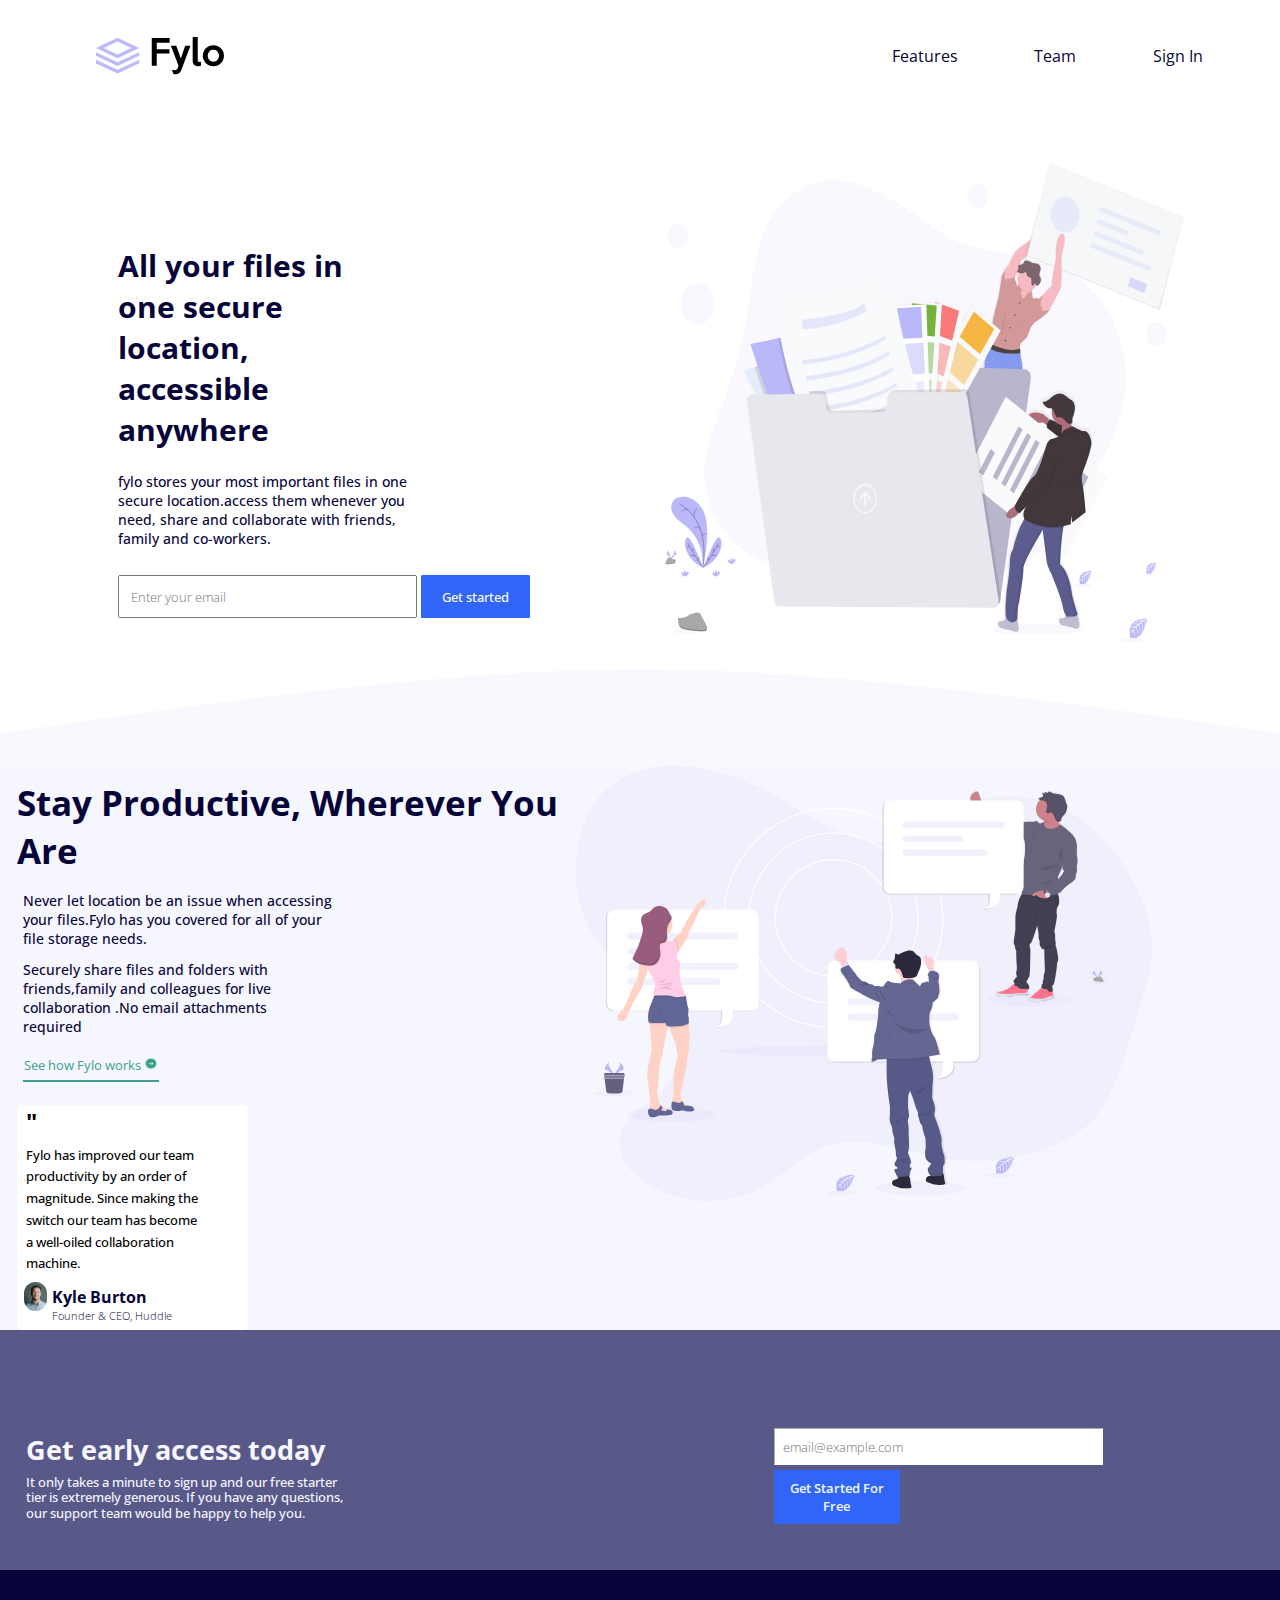
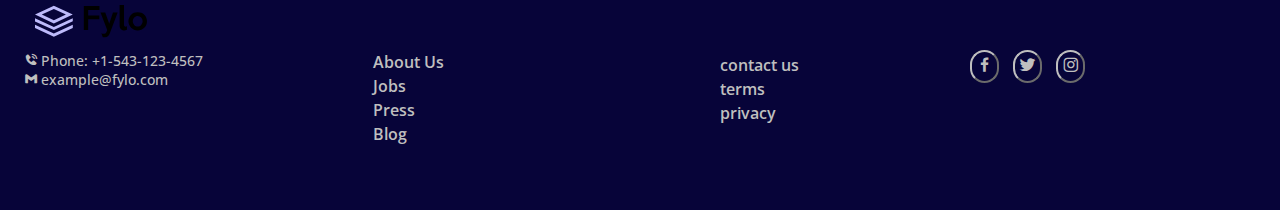
<file: index.html>
<!DOCTYPE html>
<html lang="en">
<head>
    <link href='https://unpkg.com/boxicons@2.1.4/css/boxicons.min.css' rel='stylesheet'>
    <link rel="stylesheet" href="fylo.css">
    <link rel="stylesheet" href="correction.css">
    <link rel="preconnect" href="https://fonts.googleapis.com">
    <link rel="preconnect" href="https://fonts.gstatic.com" crossorigin>
    <link href="https://fonts.googleapis.com/css2?family=Archivo:ital,wght@0,100..900;1,100..900&family=Big+Shoulders:opsz,wght@10..72,100..900&family=DM+Serif+Display&family=Inter:ital,opsz,wght@0,14..32,100..900;1,14..32,100..900&family=Lexend+Deca&family=Open+Sans:ital,wght@0,300..800;1,300..800&family=Young+Serif&display=swap" rel="stylesheet">
    <meta charset="UTF-8">
    <meta name="viewport" content="width=device-width, initial-scale=1.0">
    <title>Fylo</title>
</head>
<body>
    <header>
        <img src="monogramphoto/fylo-landing-page-with-two-column-layout-master/fylo-landing-page-with-two-column-layout-master/images/logo.svg" alt="">
        <nav>
            <ul>
                <li>features</li>
                <li>team</li>
                <li>sign in</li>
            </ul>
        </nav>
    </header>
    <main>
        <section class="first-section">
          <div class="div1">
            <h1>All your files in one secure location, accessible anywhere</h1>
          <p>fylo stores your most important files in one secure location.access them whenever you need, share and collaborate with friends, family and co-workers.</p>
        <input type="email" placeholder="Enter your email" required> <button type="submit">Get started</button>
        </div>
        <div class="div2">
            <img src="monogramphoto/fylo-landing-page-with-two-column-layout-master/images/illustration-1.svg" >
        </div>
        </section>


        <section class="second-section">
            <img src="monogramphoto/fylo-landing-page-with-two-column-layout-master/images/bg-curve-desktop.svg" >
       <div class="div3">
        <div>
            <h1>stay productive, wherever you are</h1>
            <p class="word">Never let location be an issue when accessing your files.Fylo has you covered for all of your file storage needs.</p>
            <p class="text">Securely share files and folders with friends,family and colleagues for live collaboration .No email attachments required</p>
            <button><a href="https://fylo.com/" target="_blank">See how Fylo works <img src="monogramphoto/fylo-landing-page-with-two-column-layout-master/images/icon-arrow.svg" ></a></button>
         <aside>
           <p class="quote"> "</p>
          <p class="asidetext"> Fylo has improved our team productivity by an order of magnitude. Since 
  making the switch our team has become a well-oiled collaboration machine.</p> 
        <figure>
            <img src="monogramphoto/fylo-landing-page-with-two-column-layout-master/images/avatar-testimonial.jpg">
        <article>
            <h4> Kyle Burton</h4>
        <p>Founder & CEO, Huddle</p>
    </article>
        </figure>
         </aside>
             </div>
        <div>
            <img src="monogramphoto/fylo-landing-page-with-two-column-layout-master/images/illustration-2.svg">
        </div>
            </div>
        </section>
    </main>


    <footer>
        <div class="first-child">
            <article class="star">
            <h2>Get early access today</h2>
            <p>It only takes a minute to sign up and our free starter tier is extremely generous. 
                If you have any questions, our support team would be happy to help you.
              </p>
            </article>
            <article class="button">
              <input type="email" placeholder="email@example.com" required>
              <button type="submit" >Get Started For Free</button>
            </article>
        </div>

        <div class="final">
            <div>
                <img src="monogramphoto/fylo-landing-page-with-two-column-layout-master/images/logo.svg">
       <a href="#"><i class='bx bxs-phone-call'></i>Phone: +1-543-123-4567</a>   
          <a href="#"><i class='bx bxl-gmail'></i>example@fylo.com</a> 
    </div>
            <div>
                <article>
                <p>about us</p>
                <p>jobs</p>
                <p>press</p>
                <p>blog</p>
            </article>
            </div>
            <div>
                <address>
                <p>contact us</p>
                <p>terms</p>
                <p>privacy</p>
               </address>
            </div>
            <div>
                <figcaption>
               <button><a href="https://www.facebook.com/" target="_blank"><i class='bx bxl-facebook'></i></a></button>
               <button><a href="https://www.twitter.com/" target="_blank"></a><i class='bx bxl-twitter'></i></button>
               <button><a href="https://www.instagram.com/" target="_blank"></a><i class='bx bxl-instagram'></i></button>
            </figcaption>
            </div>
        </div>
    </footer>
</body>
</html>
</file>
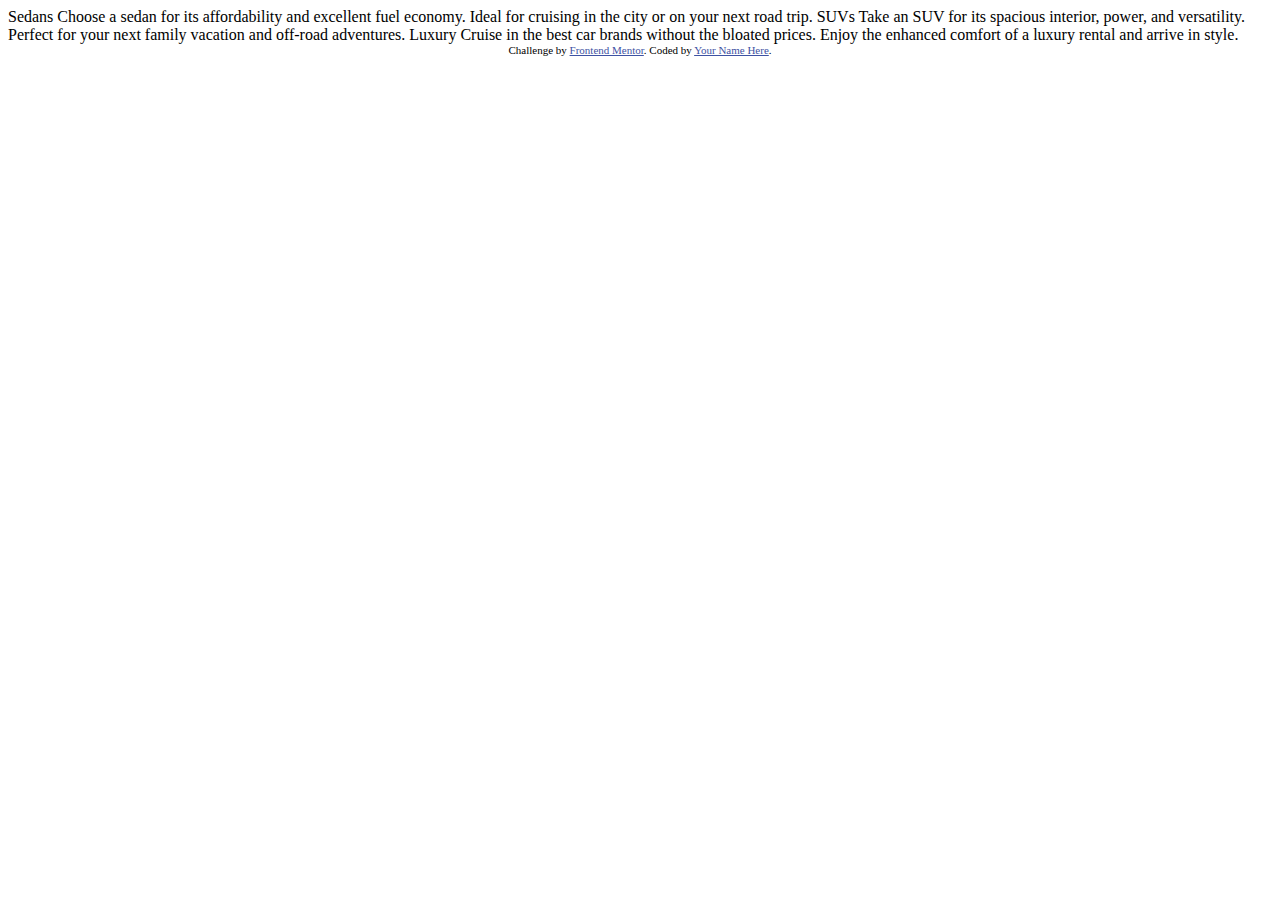
<file: monogramphoto/3-column-preview-card-component-main/index.html>
<!DOCTYPE html>
<html lang="en">
<head>
  <meta charset="UTF-8">
  <meta name="viewport" content="width=device-width, initial-scale=1.0"> <!-- displays site properly based on user's device -->

  <link rel="icon" type="image/png" sizes="32x32" href="./images/favicon-32x32.png">
  
  <title>Frontend Mentor | 3-column preview card component</title>

  <!-- Feel free to remove these styles or customise in your own stylesheet 👍 -->
  <style>
    .attribution { font-size: 11px; text-align: center; }
    .attribution a { color: hsl(228, 45%, 44%); }
  </style>
</head>
<body>
  
  Sedans
  Choose a sedan for its affordability and excellent fuel economy. Ideal for cruising in the city 
  or on your next road trip.

  SUVs
  Take an SUV for its spacious interior, power, and versatility. Perfect for your next family vacation 
  and off-road adventures.

  Luxury
  Cruise in the best car brands without the bloated prices. Enjoy the enhanced comfort of a luxury 
  rental and arrive in style.
  
  <div class="attribution">
    Challenge by <a href="https://www.frontendmentor.io?ref=challenge" target="_blank">Frontend Mentor</a>. 
    Coded by <a href="#">Your Name Here</a>.
  </div>
</body>
</html>
</file>
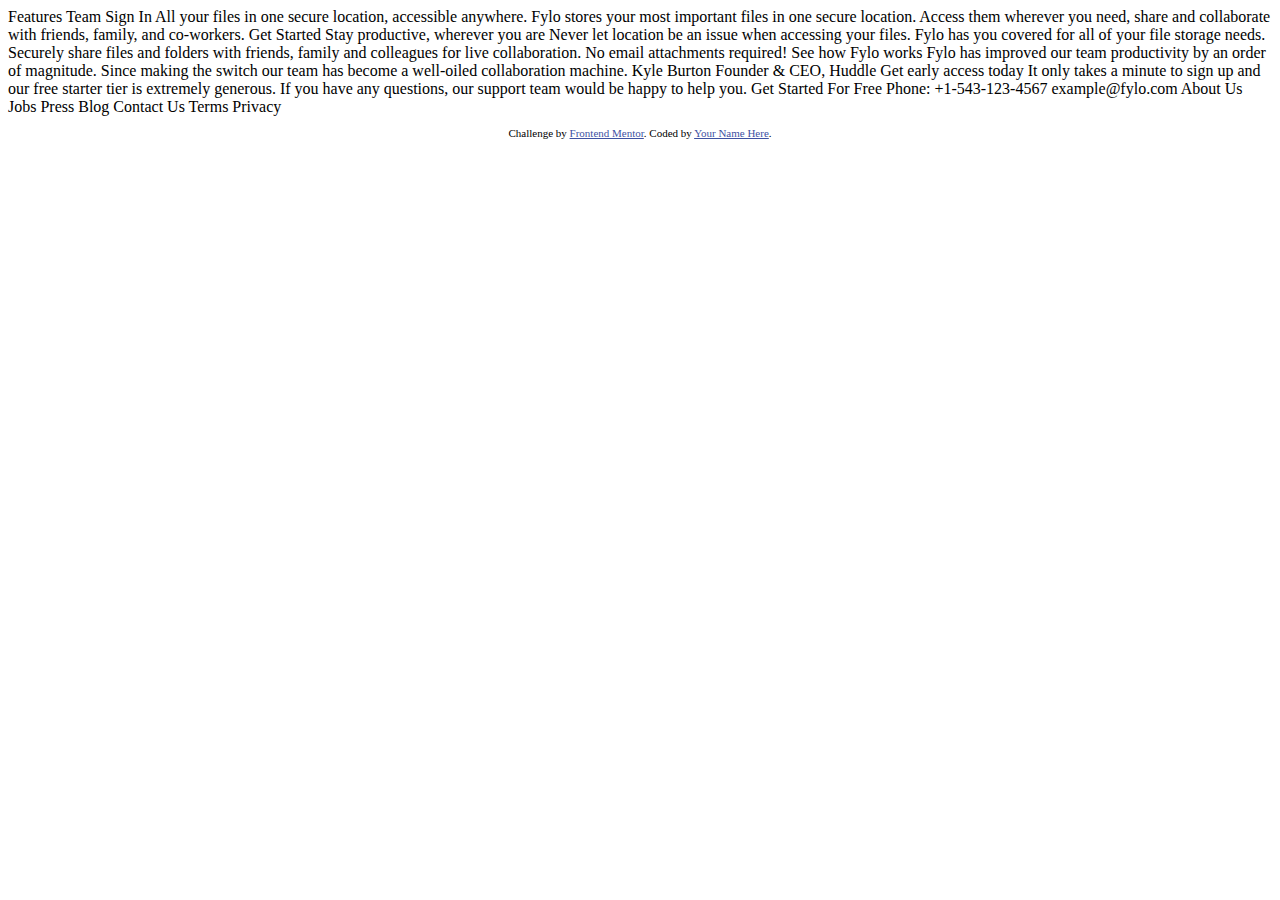
<file: monogramphoto/fylo-landing-page-with-two-column-layout-master/index.html>
<!DOCTYPE html>
<html lang="en">
<head>
  <meta charset="UTF-8">
  <meta name="viewport" content="width=device-width, initial-scale=1.0"> <!-- displays site properly based on user's device -->

  <link rel="icon" type="image/png" sizes="32x32" href="./images/favicon-32x32.png">
  
  <title>Frontend Mentor | Fylo landing page with two column layout</title>

  <!-- Feel free to remove these styles or customise in your own stylesheet 👍 -->
  <style>
    .attribution { font-size: 11px; text-align: center; }
    .attribution a { color: hsl(228, 45%, 44%); }
  </style>
</head>
<body>

  Features
  Team
  Sign In

  All your files in one secure location, accessible anywhere.

  Fylo stores your most important files in one secure location. 
  Access them wherever you need, share and collaborate with friends, 
  family, and co-workers.

  Get Started

  Stay productive, wherever you are

  Never let location be an issue when accessing your files. Fylo has you 
  covered for all of your file storage needs.

  Securely share files and folders with friends, family and colleagues for 
  live collaboration. No email attachments required!

  See how Fylo works

  Fylo has improved our team productivity by an order of magnitude. Since 
  making the switch our team has become a well-oiled collaboration machine.

  Kyle Burton
  Founder & CEO, Huddle

  Get early access today

  It only takes a minute to sign up and our free starter tier is extremely generous. 
  If you have any questions, our support team would be happy to help you.

  Get Started For Free

  Phone: +1-543-123-4567
  example@fylo.com

  About Us
  Jobs
  Press
  Blog

  Contact Us
  Terms
  Privacy

  <footer>
    <p class="attribution">
      Challenge by <a href="https://www.frontendmentor.io?ref=challenge" target="_blank">Frontend Mentor</a>. 
      Coded by <a href="#">Your Name Here</a>.
    </p>
  </footer>
</body>
</html>
</file>
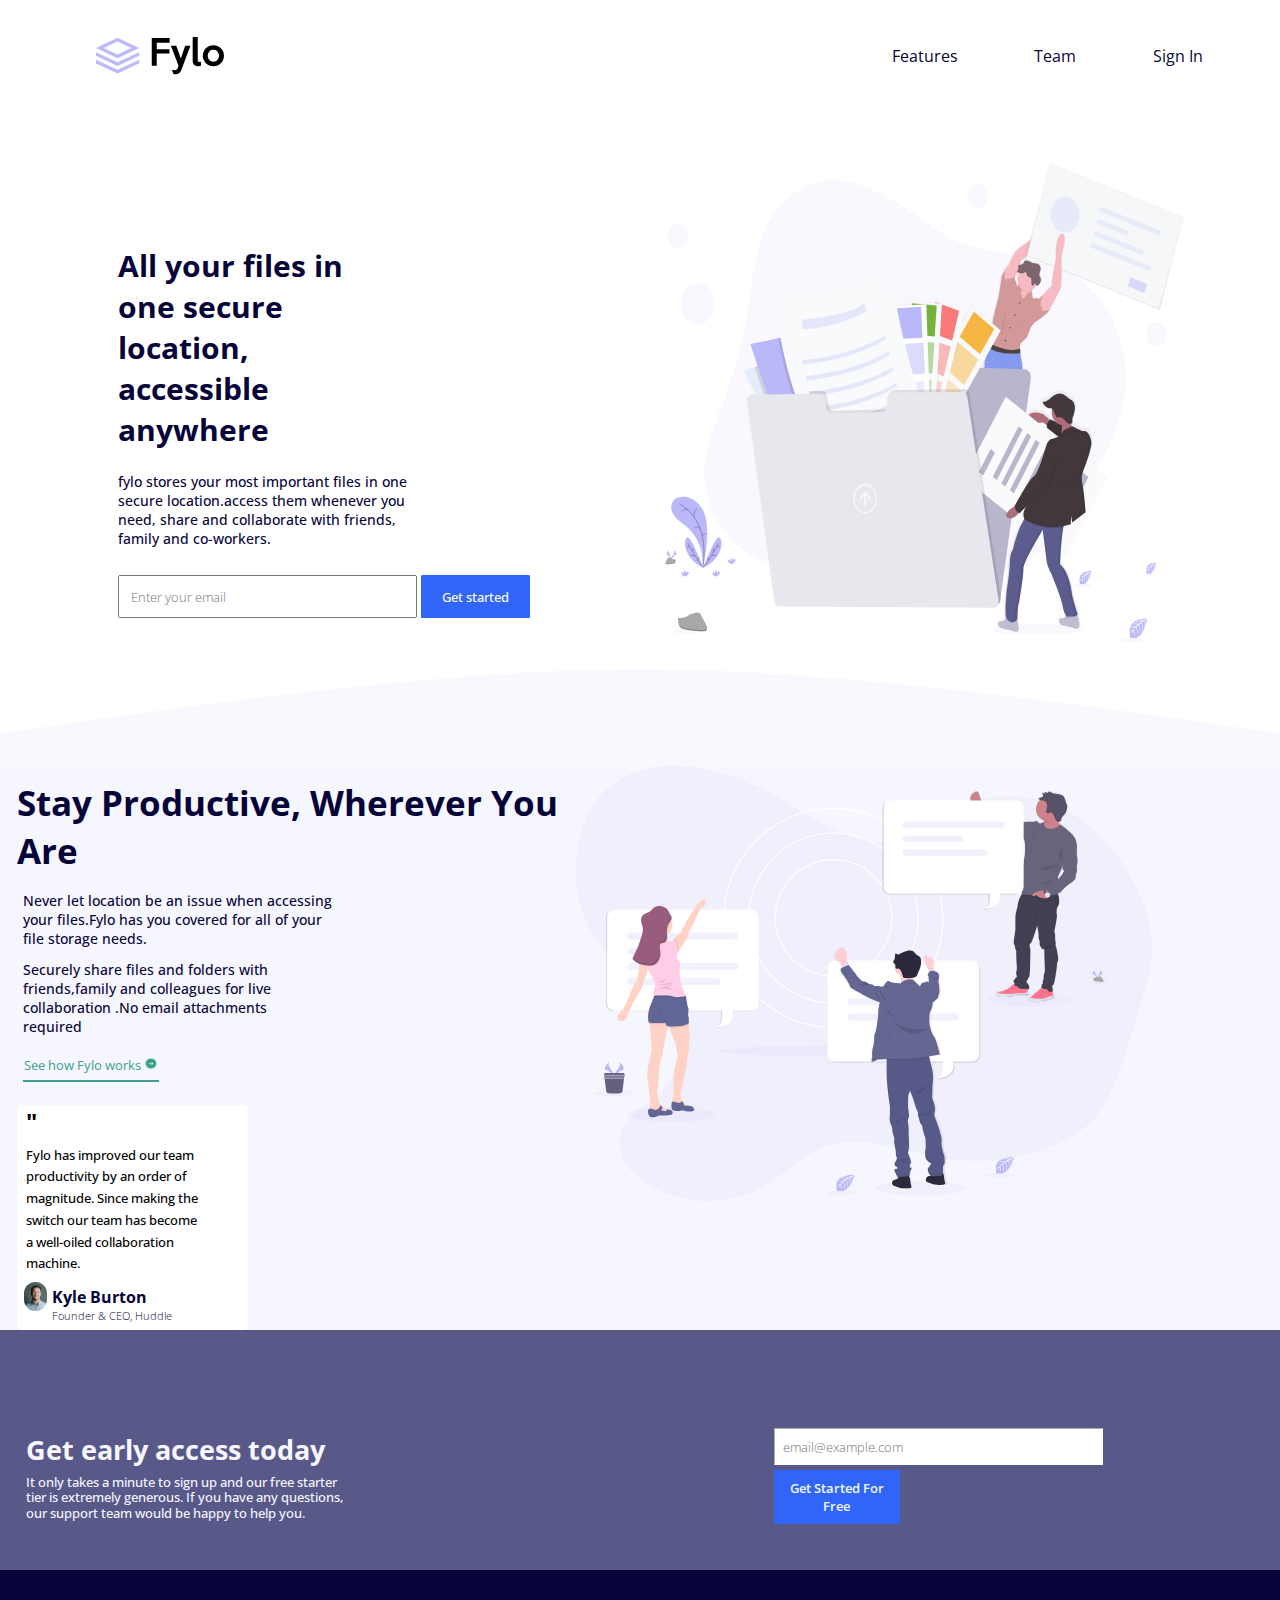
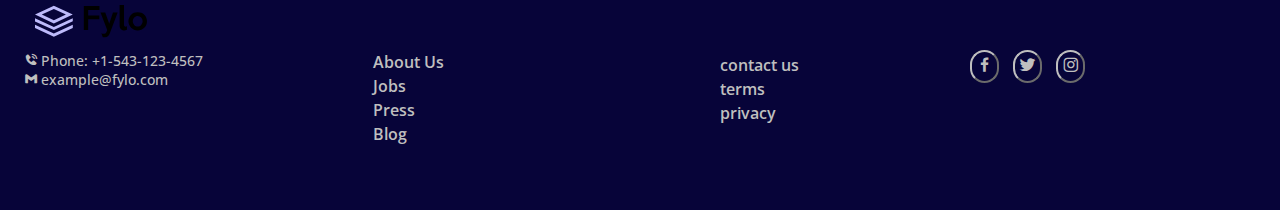
<file: fylo.html>
<!DOCTYPE html>
<html lang="en">
<head>
    <link href='https://unpkg.com/boxicons@2.1.4/css/boxicons.min.css' rel='stylesheet'>
    <link rel="stylesheet" href="fylo.css">
    <link rel="stylesheet" href="correction.css">
    <link rel="preconnect" href="https://fonts.googleapis.com">
    <link rel="preconnect" href="https://fonts.gstatic.com" crossorigin>
    <link href="https://fonts.googleapis.com/css2?family=Archivo:ital,wght@0,100..900;1,100..900&family=Big+Shoulders:opsz,wght@10..72,100..900&family=DM+Serif+Display&family=Inter:ital,opsz,wght@0,14..32,100..900;1,14..32,100..900&family=Lexend+Deca&family=Open+Sans:ital,wght@0,300..800;1,300..800&family=Young+Serif&display=swap" rel="stylesheet">
    <meta charset="UTF-8">
    <meta name="viewport" content="width=device-width, initial-scale=1.0">
    <title>Fylo</title>
</head>
<body>
    <header>
        <img src="monogramphoto/fylo-landing-page-with-two-column-layout-master/fylo-landing-page-with-two-column-layout-master/images/logo.svg" alt="">
        <nav>
            <ul>
                <li>features</li>
                <li>team</li>
                <li>sign in</li>
            </ul>
        </nav>
    </header>
    <main>
        <section class="first-section">
          <div class="div1">
            <h1>All your files in one secure location, accessible anywhere</h1>
          <p>fylo stores your most important files in one secure location.access them whenever you need, share and collaborate with friends, family and co-workers.</p>
        <input type="email" placeholder="Enter your email" required> <button type="submit">Get started</button>
        </div>
        <div class="div2">
            <img src="monogramphoto/fylo-landing-page-with-two-column-layout-master/images/illustration-1.svg" >
        </div>
        </section>


        <section class="second-section">
            <img src="monogramphoto/fylo-landing-page-with-two-column-layout-master/images/bg-curve-desktop.svg" >
       <div class="div3">
        <div>
            <h1>stay productive, wherever you are</h1>
            <p class="word">Never let location be an issue when accessing your files.Fylo has you covered for all of your file storage needs.</p>
            <p class="text">Securely share files and folders with friends,family and colleagues for live collaboration .No email attachments required</p>
            <button><a href="https://fylo.com/" target="_blank">See how Fylo works <img src="monogramphoto/fylo-landing-page-with-two-column-layout-master/images/icon-arrow.svg" ></a></button>
         <aside>
           <p class="quote"> "</p>
          <p class="asidetext"> Fylo has improved our team productivity by an order of magnitude. Since 
  making the switch our team has become a well-oiled collaboration machine.</p> 
        <figure>
            <img src="monogramphoto/fylo-landing-page-with-two-column-layout-master/images/avatar-testimonial.jpg">
        <article>
            <h4> Kyle Burton</h4>
        <p>Founder & CEO, Huddle</p>
    </article>
        </figure>
         </aside>
             </div>
        <div>
            <img src="monogramphoto/fylo-landing-page-with-two-column-layout-master/images/illustration-2.svg">
        </div>
            </div>
        </section>
    </main>


    <footer>
        <div class="first-child">
            <article class="star">
            <h2>Get early access today</h2>
            <p>It only takes a minute to sign up and our free starter tier is extremely generous. 
                If you have any questions, our support team would be happy to help you.
              </p>
            </article>
            <article class="button">
              <input type="email" placeholder="email@example.com" required>
              <button type="submit" >Get Started For Free</button>
            </article>
        </div>

        <div class="final">
            <div>
                <img src="monogramphoto/fylo-landing-page-with-two-column-layout-master/images/logo.svg">
       <a href="#"><i class='bx bxs-phone-call'></i>Phone: +1-543-123-4567</a>   
          <a href="#"><i class='bx bxl-gmail'></i>example@fylo.com</a> 
    </div>
            <div>
                <article>
                <p>about us</p>
                <p>jobs</p>
                <p>press</p>
                <p>blog</p>
            </article>
            </div>
            <div>
                <address>
                <p>contact us</p>
                <p>terms</p>
                <p>privacy</p>
               </address>
            </div>
            <div>
                <figcaption>
               <button><a href="https://www.facebook.com/" target="_blank"><i class='bx bxl-facebook'></i></a></button>
               <button><a href="https://www.twitter.com/" target="_blank"></a><i class='bx bxl-twitter'></i></button>
               <button><a href="https://www.instagram.com/" target="_blank"></a><i class='bx bxl-instagram'></i></button>
            </figcaption>
            </div>
        </div>
    </footer>
</body>
</html>
</file>
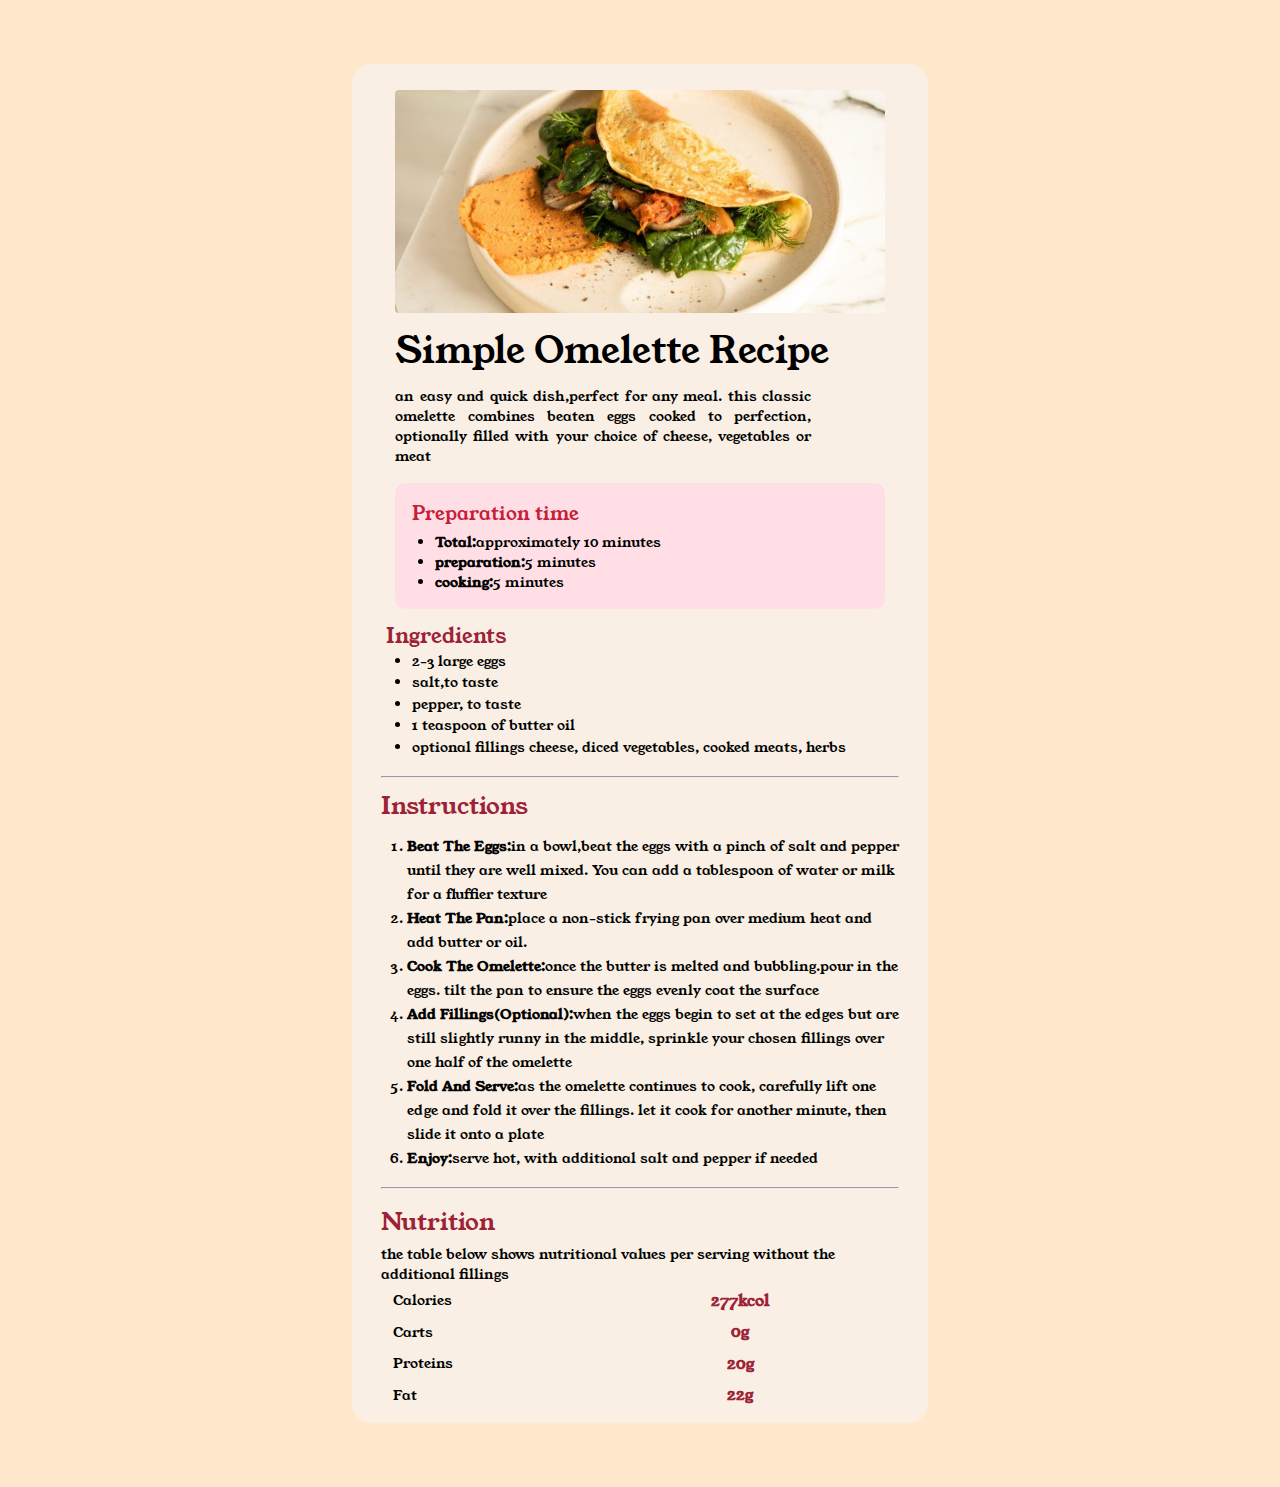
<file: work.html>
<!DOCTYPE html>
<html lang="en">
<head>
    <meta charset="UTF-8">
    <link rel="preconnect" href="https://fonts.googleapis.com">
<link rel="preconnect" href="https://fonts.gstatic.com" crossorigin>
<link href="https://fonts.googleapis.com/css2?family=Archivo:ital,wght@0,100..900;1,100..900&family=DM+Serif+Display&family=Inter:ital,opsz,wght@0,14..32,100..900;1,14..32,100..900&family=Young+Serif&display=swap" rel="stylesheet">
    <link rel="stylesheet" href="work.css">
    <meta name="viewport" content="width=device-width, initial-scale=1.0">
    <title>recipe page</title>
</head>
<body>
    <div class="first-section">
      <img src="monogramphoto/image-omelette.jpeg">
      <article>
        <h1>Simple Omelette Recipe</h1>
        <p>an easy and quick dish,perfect for any meal. this classic omelette combines beaten eggs cooked to perfection, optionally filled with your choice of cheese, vegetables or meat</p>
      </article>
         <div class="wording">
              <h3>Preparation time</h3>
             <ul>
                <li><p>Total:</p>approximately 10 minutes</li>
                <li><p>preparation:</p>5 minutes</li>
                <li><p>cooking:</p>5 minutes</li>
             </ul>
         </div>
         <div class="recipe">
            <h2>ingredients</h2>
            <ul>
                <li>2-3 large eggs</li>
                <li>salt,to taste</li>
                <li>pepper, to taste</li>
                <li>1 teaspoon of butter oil</li>
                <li>optional fillings cheese, diced vegetables, cooked meats, herbs</li>
            </ul>
         </div>
         <hr>
         <div class="instruction">
            <h2>instructions</h2>
            <ol>
                <li><p>beat the eggs:</p>in a bowl,beat the eggs with a pinch of salt and pepper until they are well mixed. You can add a tablespoon of water or milk for a fluffier texture</li>
                <li><p>heat the pan:</p>place a non-stick frying pan over medium heat and add butter or oil.</li>
                <li><p>cook the omelette:</p>once the butter is melted and bubbling.pour in the eggs. tilt the pan to ensure the eggs evenly coat the surface</li>
                <li><p>add fillings(optional):</p>when the eggs begin to set at the edges but are still slightly runny in the middle, sprinkle your chosen fillings over one half of the omelette</li>
                <li><p>fold and serve:</p>as the omelette continues to cook, carefully lift one edge and fold it over the fillings. let it cook for another minute, then slide it onto a plate</li>
                <li><p>enjoy:</p>serve hot, with additional salt and pepper if needed</li>
            </ol>
         </div>
         <hr>
         <div class="nutrition">
            <h2>nutrition</h2>
            <p>the table below shows nutritional values per serving without the additional fillings</p>
            <table>
                <tr>
                    <td>calories</td><th>277kcol</th>
                    
                    <th></th>
                </tr>
                <tr>
                    <td>
                        carts <th>0g</th>
                    </td>
                </tr>
                
                <tr>
                    <td>proteins</td><th>20g</th>
                </tr>
                <tr>
                    <td>fat</td><th>22g</th>
                </tr>
            </table>
        </div>
    </div>
</body>
</html>
</file>
<file: fylo.css>
*{
    margin: 0;
    padding: 0;
    box-sizing: border-box;
    font-family: open sans;
}
header{
    background-color: white;
    width: 100%;
    justify-self: center;
    height: auto;
    display: flex;
    justify-content: flex-end;
}
header img{
    width:8rem;
    display: block;
    margin: auto;
    
}
nav{
    background-color: white;
    width: 75%;
    min-width:179px;
    height: 7rem;
    align-content: center;
}
nav ul{
    display: flex;
    justify-content: flex-end;
    list-style: none;
}
nav ul li{
    margin-right: 8%;
    color: hsl(243, 87%, 12%);
    text-transform: capitalize;
}
main{
    width: 100%;
    height: auto;
    box-sizing: border-box;
    /* background-color: aquamarine; */
    padding-top: 2%;
}
/* first section having the email and submit */
.first-section{
    background-color: white;
    width: 85%;
    margin:2% auto;
    display: flex;
    height: auto;
    
}
.div1{
    background-color:  white;
    width:50%;
    height: 30rem;
}
.div1 h1{
    width: 50%;
    color: hsl(243, 87%, 12%) ;
    font-size: 1.9rem;
    margin-left: 4%;
    margin-top: 15%;
}
.div1 p{
    width: 55%;
    color: hsl(243, 87%, 12%) ;
    margin-top: 4%;
    font-size: 0.9rem;
    font-weight: 500;
    margin-left: 4%;
}
.div1 input{
    margin-top: 5%;
    padding: 2%;
    width: 55%;
    margin-left: 4%;
}
.div1 input::placeholder{
    font-style: normal;
    font-weight: lighter;
}
.div1 button{
    margin-top: 5%;
    padding: 2.3%;
    width: 20%;
    color: white;
    font-weight: 500;
    background-color:  hsl(224, 93%, 58%);
    border: none;
    border-radius: 2%;
}
.div2{
    background-color:  white;
    flex: 1;
    width: 55%;
    height: 30rem;
    padding-left: 2%;
}
.div2 img{
    width: 100%;
    max-width: 100%;
    height: auto;
    height: 30rem;
}
.second-section{
    display: flex;
    flex-direction: column;
    justify-self: center;
    width: 100%;
    max-width: 100%;
    padding-bottom: -2%;
}
.second-section img{
    width: 100%;
    max-width: 100%;
    margin-bottom:-0.3%;
}
.div3{
    background-color: hsl(240, 75%, 98%);
    display: flex;
}
.div3 div:first-child{
    background-color: hsl(240, 75%, 98%);
    width: 45%;
}
.div3 div:first-child h1{
    width: 100%;
    color: hsl(243, 87%, 12%);
    margin-top: 2%;
    font-size: 2.2rem;
    margin-left: 3%;
    text-transform: capitalize;
}
.div3 div:first-child .word{
    width: 55%;
    color:hsl(243, 87%, 12%) ;
    margin-top: 3%;
    font-size: 0.9rem;
    font-weight: 500;
    margin-left: 4%;
}
.div3 div:first-child .text{
  width: 50%;
  color: hsl(243, 87%, 12%);
  margin-top: 2%;
  font-size: 0.9rem;
  font-weight: 500;
  margin-left: 4%;
  margin-bottom: 3%;
}
/* button border line for second section */
.div3 div:first-child button{
    margin-left: 4%;
    width: auto;
    padding-bottom: 1%;
    border-color: hsl(170, 45%, 43%);
    border-top-width: 0;
    border-left-width: 0;
    border-right-width: 0;
    border-style: solid;
    background-color: transparent;
}
.div3 div:first-child button a{
    text-decoration: none;
    color: hsl(170, 45%, 43%);
    font-size: 0.83rem;
}
.div3 div:last-child{
    background-color: hsl(240, 75%, 98%);
    width: 45%;
}
.div3 div:last-child img{
    width: auto;
}

.div3 div:first-child img{
  width: 10%;

}
/* for the avatar in second section */
aside{
    background-color: white;
    width: 40%;
    text-align: left;
    margin-top: 4%;
    margin-left: 3%;
    border-radius: 6px;
}
.quote{
    margin-bottom: 2%;
    font-weight: bold;
    font-size: 1.5rem;
    margin-left: 4%;
}
.asidetext{
    margin-bottom: 4%;
    width: 75%;
    height: 8rem;
    font-size: 0.8rem;
    margin-left: 4%;
    margin-top: 3%;
    font-weight: 500;
    line-height: 170%;
}

figure{
    background-color: white;
    display: flex;
    height: auto;
    border-radius: 10px;
    padding-bottom: 3%;
}
figure img{
   border-radius: 200px;
   margin-left: 3%;
   height: 1.8rem;
   object-fit: cover;
}
article{
  margin-left: 2%;
  margin-top: 2%;
}
article p{
    font-size: 0.7rem;
    color: hsl(243, 87%, 12%);
    font-weight: lighter;
}
article h4{
    font-size: 1rem;
    color: hsl(243, 87%, 12%);
}
footer{
    display: flex;
    height: auto;
    width: 100%;
    flex-direction: column;
}
.first-child{
    background-color:  hsl(238, 22%, 44%);
    height: 15rem;
    display: flex;
    padding-top: 2%;
    align-items: center;
}
.star p{
  width: 45%;
  color: hsl(240, 75%, 98%);
  font-size: 0.8rem;
  font-weight: 500;
  line-height: 120%;
}
.star h2{
    color: hsl(240, 75%, 98%);
    font-size: 1.7rem;
    margin-bottom: 1%;
}
.button{
    height: auto;
    width: 50%;
}
.button input{
    width: 65%;
    padding:1.7%;
    display: block;
    margin-bottom: 1%;
    border-width: 1px;
    border-color: white;
}
.button input::placeholder{
    font-style: normal;
    font-weight: lighter;
}
.button button{
    padding: 1.7%;
    border: none;
    width: 25%;
    color: aliceblue;
    font-weight: 600;
    background-color:  hsl(224, 93%, 58%);
    border-width: 1px;
    /* border-color: ; */
}
.final{
    background-color: hsl(243, 87%, 12%);
    height: 15rem;
    display: flex;
}
.final div:nth-child(1){
    border: none;
    flex: 1;
}
.final div:nth-child(1) img{
 width: 35%;
 color: white;
 margin-top:11%;
 margin-bottom: 4%;
 margin-left: 11%;
 display: block;
}

.final div:nth-child(1) a {
   width: 85%;  
   margin: auto;
   color:  hsl(0, 0%, 75%);
   text-decoration: none;
   font-weight: 500;
   font-size: 0.9rem;
   display: block;
}
.final div:nth-child(1) i{
    margin-right: 1%;
}
.final div:nth-child(2){
    background-color: hsl(243, 87%, 12%);
    flex: 1;
}
.final div:nth-child(2) article p{
    width: 70%;
    margin: auto;
    color: hsl(0, 0%, 75%);
    font-weight: 600;
    line-height: 150%;
    text-transform: capitalize;
    font-size: 1rem;
}
.final div:nth-child(2) article{
    margin-top: 25%;
    display: block;
}
.final div:nth-child(3){
background-color:  hsl(243, 87%, 12%);
flex: 1;
}
.final div:nth-child(4) button {
   padding: 1%;
   border-radius: 25px;
   margin-left: 3%;
   border-color: hsl(0, 0%, 75%);
   background-color: transparent;
   margin-top: 25%;
}
.final div:nth-child(4) button i{
    color: hsl(0, 0%, 75%);
    font-size: 1.2rem;
}
address{
    font-style: normal;
    color: hsl(0, 0%, 75%) ;
    width: 50%;
    margin:26% auto;
    line-height: 150%;
    font-weight: 600;
}
.final div:nth-child(4){
background-color: hsl(243, 87%, 12%);
flex: 1;
}
</file>
<file: correction.css>
@media screen and (max-width: 600px) and (min-width:280px) {
  * {
    margin: 0;
    padding: 0;
    box-sizing: border-box;
  }
  
  html, body {
    width: 100%;
  }
  header nav li{
    font-size: 0.8rem;
  }

  body, main, footer {
    width: 100%;
    margin: 0;
    padding: 0;
    height: auto;
  }
  header img{
    width:6rem;
    display: block;
    margin: auto;
    
}
  .first-section {
    background-color: white;
    margin: 2% auto;
    display: flex;
    width: 100%;
    flex-wrap: wrap-reverse;
    height: auto;
  }

  .div1, .div2 {
    width: 100%;
    height: auto;
    flex: 1 1 100%;
  }

  .div1 h1,
  .div1 p {
    width: 90%;
    margin: auto;
    text-align: center;
  }

  .div1 h1 {
    font-size: 1.7rem;
    margin-top: 10%;
    margin-bottom: 5%;
  }

  .div1 p {
    font-size: 0.9rem;
    margin-bottom: 5%;
  }

  .div1 input,
  .div1 button {
    width: 80%;
    padding: 2.5%;
    border-style: solid;
    border-width: 1px;
    margin: 3% auto;
    display: block;
  }

  .second-section {
    display: flex;
    flex-direction: column;
    align-items: center;
    width: 100%;
    height: auto;
    margin-top: 9%;
  }

  .second-section img {
    width: 100%;
    max-width: 100%;
    margin-bottom: -0.3%;
  }

  .div3 {
    background-color: hsl(240, 75%, 98%);
    display: flex;
    flex-wrap: wrap-reverse;
    width: 100%;
  }

  .div3 > div {
    flex: 1 1 100%;
    width: 100%;
  }

  .div3 div:first-child h1,
  .div3 div:first-child .word,
  .div3 div:first-child .text {
    width: 85%;
    margin: 5% auto;
    text-align: center;
  }

  .div3 div:first-child button {
    margin: 0 auto 5% auto;
    display: block;
  }

  aside {
    background-color: white;
    width: 85%;
    margin: 10% auto 15%;
    border-radius: 6px;
    padding: 5%;
  }

  .quote {
    font-weight: bold;
    font-size: 1.5rem;
    margin-bottom: 2%;
  }

  .asidetext {
    font-size: 0.8rem;
    line-height: 1.6;
  }

  figure {
    display: flex;
    align-items: center;
    margin-top: 1rem;
  }

  figure img {
    height: 1.8rem;
    border-radius: 50%;
  }
  .first-child{
    background-color:  hsl(238, 22%, 44%);
    height:auto;
    display: flex;
    padding-top: 2%;
    padding-bottom: 14%;
    flex-wrap: wrap;
}
.star p{
    width: 90%;
    color: hsl(240, 75%, 98%);
    font-size: 1.2rem;
    margin-left: 5%;
    letter-spacing: 20%;
    text-align: center;
    font-weight: 500;
    line-height: 120%;
  }
  .star h2{
      color: hsl(240, 75%, 98%);
      font-size: 1.5rem;
      margin-left: 16%;
      margin-top: 8%;
      margin-bottom: 3%;
  }
  .button{
      height: auto;
      width: 70%;
      margin: auto;
      margin-top: 7%;
  }
  .button input{
      width: 100%;
      padding:2.5%;
      display: block;
      margin-bottom: 3%;
      border-width: 1px;
      border-color: white;
  }
  .button input::placeholder{
      font-style: normal;
      font-weight: lighter;
  }
  .button button{
    padding: 2.5%;
    border: none;
    width: 100%;
    color: aliceblue;
    font-weight: 600;
    background-color:  hsl(224, 93%, 58%);
    border-width: 1px;
    /* border-color: ; */
}
.final{
    background-color: hsl(243, 87%, 12%);
    height: auto;
    width: 100%;
    display: flex;
    flex-wrap: wrap;
}
.final div:nth-child(1){
    border: none;
    flex: 1 1 100%;
}
.final div:nth-child(1) img{
 width: 45%;
 color: white;
 margin-top:11%;
 margin-bottom: 4%;
 margin-left: 11%;
 display: block;
}

.final div:nth-child(1) a {
   width: 85%;  
   margin: auto;
   margin-bottom: 3%;
   color:  hsl(0, 0%, 75%);
   text-decoration: none;
   font-weight: 500;
   font-size: 1.5rem;
   display: block;
   margin-left: 10%;
}
.final div:nth-child(1) i{
    margin-right: 1%;
    font-size: 1.5rem;
}
.final div:nth-child(2){
    background-color: hsl(243, 87%, 12%);
    flex: 1 1 100%;
}
.final div:nth-child(2) article p{
    width: 70%;
    margin-left: 10%;
    color: hsl(0, 0%, 75%);
    font-weight: 600;
    line-height: 150%;
    margin-bottom: 5%;
    text-transform: capitalize;
    font-size: 1.5rem;
}
.final div:nth-child(2) article{
    margin-top: 15%;
    display: block;
    margin-bottom: 10%;
}
.final div:nth-child(3){
background-color:  hsl(243, 87%, 12%);
flex: 1 1 100%;
height:10rem;
}
address{
    font-style: normal;
    color: hsl(0, 0%, 75%) ;
    width: 50%;
    background-color: transparent;
    font-size: 1.5rem;
    margin-left: -3%;
    display: block;
    line-height: 150%;
    font-weight: 600;
}

.final div:nth-child(4) button {
   padding: 3%;
   border-radius: 25px;
   margin-left: 3%;
   border-color: hsl(0, 0%, 75%);
   background-color: transparent;
   margin-top: 5%;
}
main{
    width: 100%;
    padding: 0;
}
footer{
    width: 100%;
    padding: 0;
}
.final div:nth-child(4) button i{
    color: hsl(0, 0%, 75%);
    font-size: 1.5rem;
}
address{
    font-style: normal;
    color: hsl(0, 0%, 75%) ;
    width: 50%;
    margin:3% auto;
    line-height: 170%;
    margin-left: 10%;
    font-weight: 600;
}
.final div:nth-child(4){
background-color: hsl(243, 87%, 12%);
flex: 1 1 100%;
}

 figcaption{
    margin-top: 13%;
    margin-left: 41%;
    padding-bottom: 15%;
 }
 
  }
 @media screen and (min-width:600px) and (max-width:1100px){
  .first-section{
    background-color: white;
    width: 90%;
    margin:2% auto;
    display: flex;
    height: auto;
    
}
.div1{
    background-color:  white;
    width:50%;
    height: 30rem;
}
.div1 h1{
    width: 90%;
    color: hsl(243, 87%, 12%) ;
    font-size: 1.8rem;
    margin-left: 4%;
    margin-top: 15%;
}
.div1 p{
    width: 55%;
    color: hsl(243, 87%, 12%) ;
    margin-top: 4%;
    font-size: 0.8rem;
    font-weight: 500;
    margin-left: 4%;
}
.div1 input{
    margin-top: 5%;
    padding: 2%;
    width: 55%;
    margin-left: 1%;
}
.div1 input::placeholder{
    font-style: normal;
    font-size: 0.7rem;
    font-weight: lighter;
}
.div1 button{
    margin-top: 5%;
    padding: 2.5%;
    width: 40%;
    color: white;
    font-weight: 500;
    background-color:  hsl(224, 93%, 58%);
    border: none;
    border-radius: 2%;
}
.div2{
    background-color:  white;
    flex: 1;
    width: 55%;
    height: 30rem;
    padding-left: 2%;
}
.div2 img{
    width: 100%;
    max-width: 100%;
    height: auto;
    height: 30rem;
}
.second-section img{
  width: 100%;
  max-width: 100%;
  margin-bottom:-0.3%;
}
.div3{
  background-color: hsl(240, 75%, 98%);
  display: flex;
}
.div3 div:first-child{
  background-color: hsl(240, 75%, 98%);
  width: 45%;
}
.div3 div:first-child h1{
  width: 100%;
  color: hsl(243, 87%, 12%);
  margin-top: 2%;
  font-size: 2rem;
  margin-left: 3%;
  text-transform: capitalize;
}
.div3 div:first-child .word{
  width: 55%;
  color:hsl(243, 87%, 12%) ;
  margin-top: 3%;
  font-size: 0.8rem;
  font-weight: 500;
  margin-left: 4%;
}
.div3 div:first-child .text{
width: 55%;
color: hsl(243, 87%, 12%);
margin-top: 3%;
font-size: 0.8rem;
font-weight: 500;
margin-left: 4%;
margin-bottom: 3%;
}
aside{
  background-color: white;
  width: 75%;
  text-align: left;
  margin-top: 4%;
  margin-left: 3%;
  border-radius: 6px;
}
figure img{
  border-radius: 200px;
  margin-left: 3%;
  height: 1.5rem;
  object-fit: cover;
}
.button input{
  width: 85%;
  padding:2%;
  display: block;
  margin-bottom: 1%;
  border-width: 1px;
  border-color: white;
}
.button button{
    padding: 1.7%;
    border: none;
    margin-top: 2%;
    width: 55%;
    color: aliceblue;
    font-weight: 600;
    background-color:  hsl(224, 93%, 58%);
    border-width: 1px;
    /* border-color: ; */
}
.final div:nth-child(1) img{
  width: 50%;
  color: white;
  margin-top:11%;
  margin-bottom: 5%;
  margin-left: 11%;
  display: block;
 }
 .final div:nth-child(1) a {
  width: 100%;  
  margin: auto;
  color:  hsl(0, 0%, 75%);
  text-decoration: none;
  font-weight: 500;
  font-size: 0.9rem;
  display: block;
}
.final div:nth-child(1) a {
  width: 85%;  
  margin: auto;
  margin-left: 4%;
  color:  hsl(0, 0%, 75%);
  text-decoration: none;
  font-weight: 500;
  font-size: 0.9rem;
  display: block;
}
.final div:nth-child(4) button {
  padding: 2%;
  border-radius: 25px;
  margin-left: 3%;
  border-color: hsl(0, 0%, 75%);
  background-color: transparent;
  margin-top: 25%;
}
.final div:nth-child(4) button i{
   color: hsl(0, 0%, 75%);
   font-size: 1rem;
}
 }
</file>
<file: work.css>
*{
    box-sizing: border-box;
    margin: 0;
    padding: 0;
    font-weight: 500;
    font-family: Young serif;
}
body{
    background-color:rgb(255, 232, 204);
}
.first-section{
    background-color:rgb(249, 239, 228);
    height:auto;
    width: 45%;
    margin:5% auto;
    border-radius: 20px;
    padding-top: 2%;
}
.first-section img{
    width:85%;
    height: auto;
    border-radius: 4px;
    display: block;
    margin: auto;
}
article{
    background-color:transparent;
    margin: auto;
    height: auto;
    padding-top: 2%;
    width: 85%;
}
article p{
    font-size: 0.9rem;
    text-align: justify;
    width: 85%;
    
}
article h1{
    text-align:left;
    font-size: 2.3rem;
    margin-bottom: 2%;
}
.wording{
    background-color:rgb(255, 223, 229);
    width: 85%;
    margin: auto;
    height: auto;
    padding: 3%;
    margin-top: 3%;
    border-radius: 10px;
}
.wording p{
    display: inline;
    font-weight: bold;
}
.wording ul{
    margin-left: 5%;
}
.wording li{
    font-weight:200;
    font-size: 0.9rem;
}
.wording h3{
  margin-bottom:1%;
  color: rgb(199, 30, 58);
}
.recipe{
    height: auto;
    width: 90%;
    background-color:transparent;
    margin: auto;
    margin-top: 2%;
    padding-bottom:3%;
}
.recipe h2{
    font-size: 1.3rem;
    text-transform: capitalize;
    margin-left: 1%;
    color: rgb(158, 34, 55);
}
.recipe ul{
    margin-left: 6%;
    line-height: 150%;
    font-size: 0.9rem;
}
hr{
    width: 90%;
    margin: auto;
    color: grey;
}
.instruction{
    width: 90%;
    margin: auto;
    padding-top: 2%;
    height: auto;
    padding-bottom: 3%;
    background-color:transparent;
}
.instruction p{
    display: inline;
    font-weight: bold;
    text-transform: capitalize;
}
.instruction ol{
    margin-left: 5%;
    line-height:150% ;
}
.instruction ol li{
    font-size: 0.9rem;
}
.instruction h2{
    margin-bottom: 2%;
    color: rgb(158, 34, 55);
    text-transform: capitalize;
    font-size: 1.5rem;
}
.nutrition{
    background-color:transparent;
    width: 90%;
    height: auto;
    margin: auto;
    padding-bottom: 2%;
}
.nutrition h2{
    text-transform: capitalize;
    margin-bottom: 1%;
    margin-top: 3%;
    color:  rgb(158, 34, 55);
}
.nutrition table{
    background-color: transparent;
    text-transform: capitalize;
    width: 90%;
    margin-left: 2%;
    height: 8rem;
}
.nutrition table th{
    color:  rgb(158, 34, 55);
    font-weight: bold;
}
.nutrition table td{
    font-size: 0.89rem;
    font-weight: lighter;
}
.nutrition p{
    font-size: 0.89rem;
}
</file>
